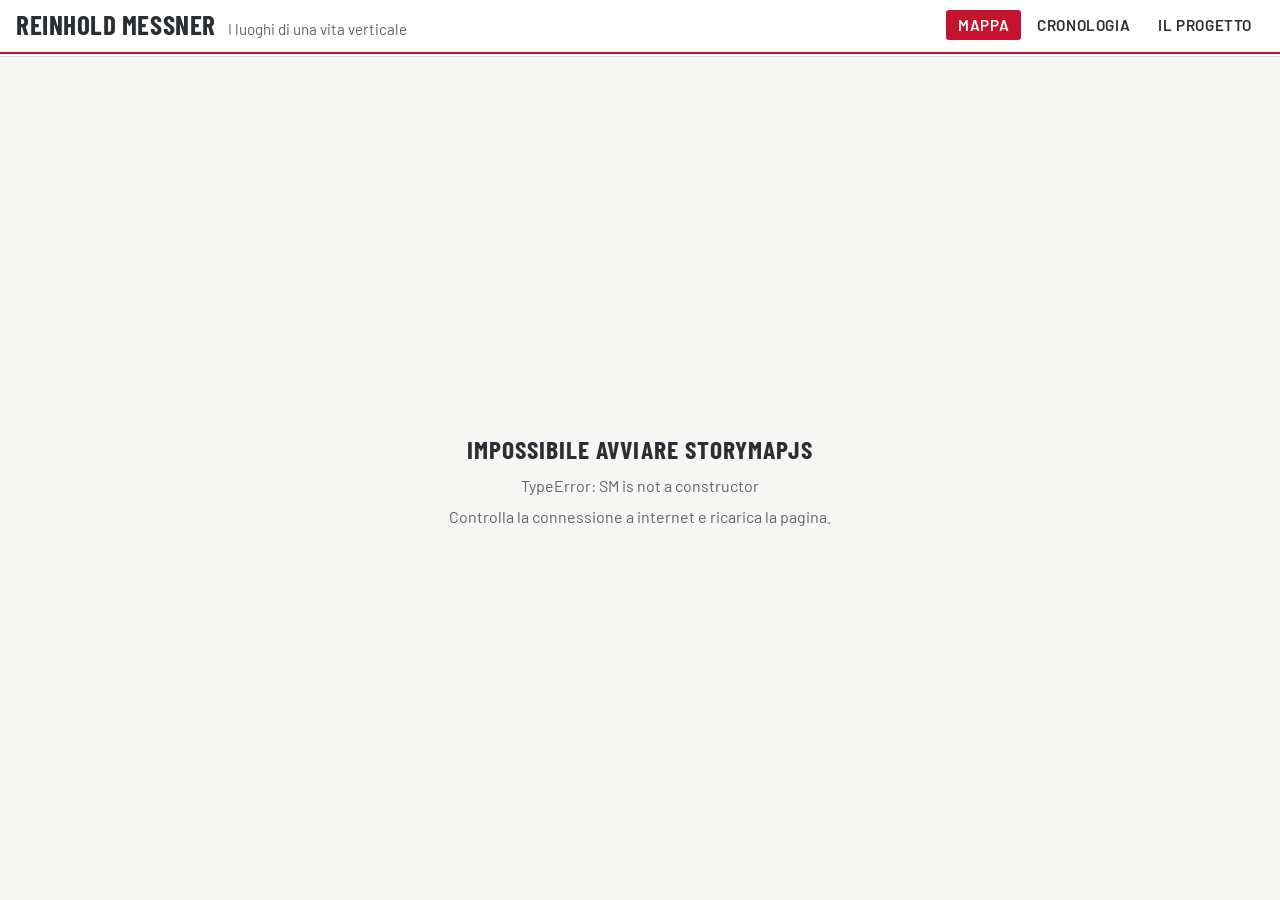
<file: index.html>
<!doctype html>
<html lang="it">
<head>
  <meta charset="utf-8">
  <meta name="viewport" content="width=device-width, initial-scale=1, viewport-fit=cover">
  <title>Mappa di Reinhold Messner</title>
  <meta name="description" content="I luoghi delle imprese e della vita di Reinhold Messner su una mappa interattiva realizzata con StoryMapJS di Knight Lab.">
  <link rel="preconnect" href="https://fonts.googleapis.com">
  <link rel="stylesheet" href="https://fonts.googleapis.com/css2?family=Barlow:wght@400;600&family=Barlow+Condensed:wght@600;700&family=Source+Serif+4:ital,opsz,wght@0,8..60,400;0,8..60,600;1,8..60,400&display=swap">
  <!-- StoryMapJS (Knight Lab, Northwestern University) -->
  <link rel="stylesheet" href="https://cdn.knightlab.com/libs/storymapjs/latest/css/storymap.css">
  <link rel="stylesheet" href="style.css">
</head>
<body>
  <header class="site-head">
    <div class="brand">
      <h1>Reinhold Messner</h1>
      <span>I luoghi di una vita verticale</span>
    </div>
    <nav aria-label="Sezioni">
      <a href="index.html" aria-current="page">Mappa</a>
      <a href="cronologia.html">Cronologia</a>
      <a href="progetto.html">Il progetto</a>
    </nav>
  </header>

  <main class="stage">
    <div id="storymap"></div>
    <div class="loading" id="loading">
      <strong>Carico le foto da Wikimedia Commons</strong>
      <div class="bar"><i id="bar"></i></div>
      <span id="count">0 / 0</span>
    </div>
  </main>

  <script src="https://cdn.knightlab.com/libs/storymapjs/latest/js/storymap-min.js"></script>
  <script src="data.js"></script>
  <script src="media.js"></script>
  <script>
    (async function () {
      try {
      const D = window.MESSNER;
      const intro = { wiki: D.introWiki };
      const all = [intro].concat(D.places);

      await resolvePhotos(all, function (n, tot) {
        document.getElementById("bar").style.width = (100 * n / tot) + "%";
        document.getElementById("count").textContent = n + " / " + tot;
      });

      function media(p, caption) {
        return p ? { url: p.url, credit: photoCredit(p), caption: caption || "" } : undefined;
      }

      const slides = [{
        type: "overview",
        text: {
          headline: D.title,
          text: "<p>" + D.intro + "</p><p class='meta-line'>Usa le frecce o clicca sui segnaposto per seguire il percorso.</p>"
        },
        media: media(intro.photo, "Reinhold Messner")
      }].concat(D.places.map(function (p) {
        return {
          location: { lat: p.lat, lon: p.lon, zoom: p.zoom, line: false },
          date: formatDate(p.date),
          text: {
            headline: p.headline,
            text: "<p class='meta-line'>" + formatDate(p.date) + " · " + p.place + "</p><p>" + p.text + "</p>"
          },
          media: media(p.photo, p.headline)
        };
      }));

      const data = {
        storymap: {
          language: "it",
          map_type: "https://{s}.tile.opentopomap.org/{z}/{x}/{y}.png",
          map_subdomains: "abc",
          attribution: "Mappa: © OpenStreetMap contributors, SRTM · Stile: © OpenTopoMap (CC-BY-SA)",
          map_as_image: false,
          line_follows_path: false,
          call_to_action: true,
          call_to_action_text: "Inizia il viaggio",
          slides: slides
        }
      };

      const SM = (window.KLStoryMap && KLStoryMap.StoryMap) || (window.VCO && VCO.StoryMap);
      window.storymap = new SM("storymap", data, {
        language: "it",
        map_type: data.storymap.map_type,
        map_subdomains: "abc",
        attribution: data.storymap.attribution,
        line_follows_path: false
      });
      window.addEventListener("resize", function () { storymap.updateDisplay(); });
      document.getElementById("loading").hidden = true;
      } catch (err) {
        document.getElementById("loading").innerHTML = "<strong>Impossibile avviare StoryMapJS</strong><span>" + err + "</span><span>Controlla la connessione a internet e ricarica la pagina.</span>";
        console.error(err);
      }
    })();
  </script>
</body>
</html>
</file>
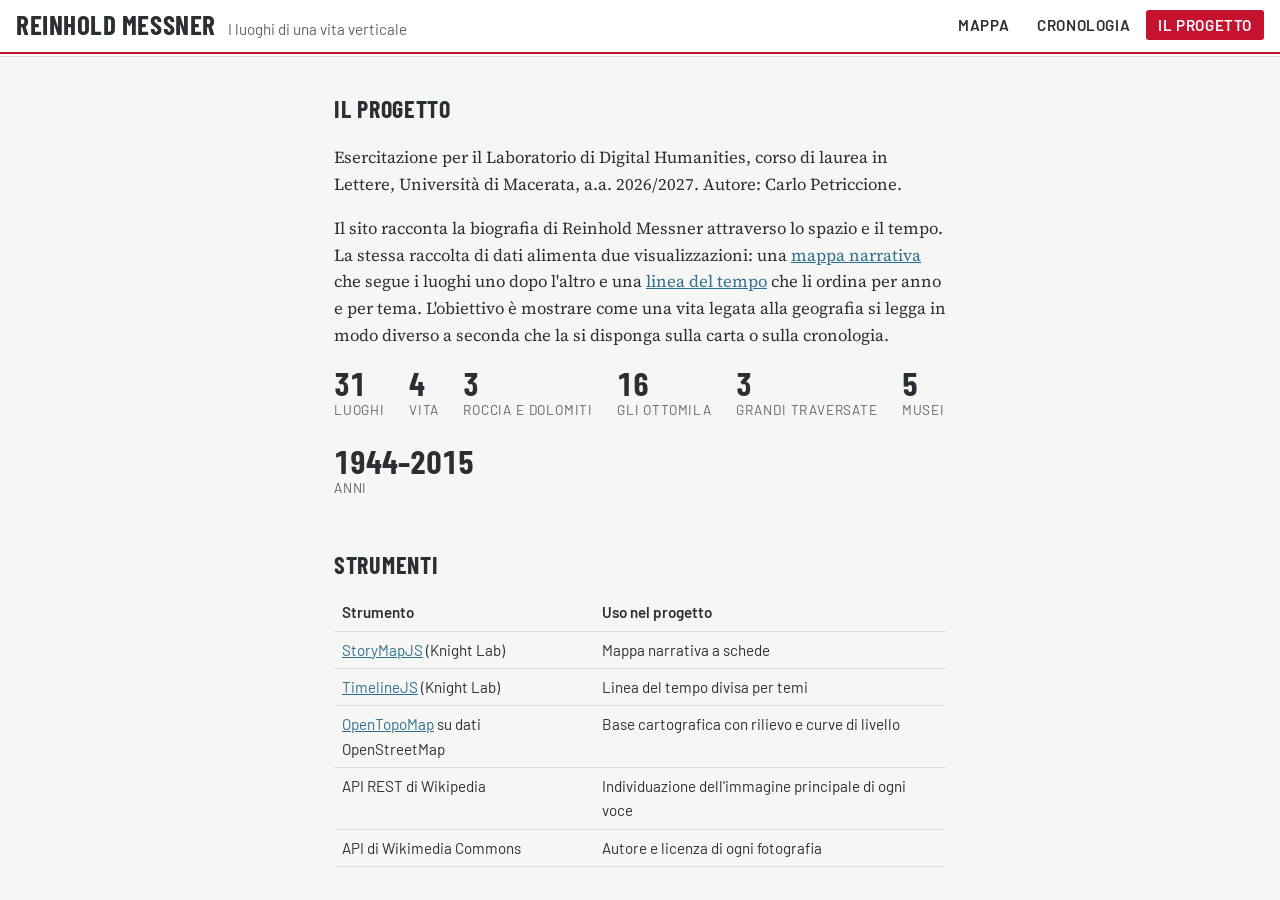
<file: progetto.html>
<!doctype html>
<html lang="it">
<head>
  <meta charset="utf-8">
  <meta name="viewport" content="width=device-width, initial-scale=1, viewport-fit=cover">
  <title>Il progetto · Mappa di Reinhold Messner</title>
  <link rel="preconnect" href="https://fonts.googleapis.com">
  <link rel="stylesheet" href="https://fonts.googleapis.com/css2?family=Barlow:wght@400;600&family=Barlow+Condensed:wght@600;700&family=Source+Serif+4:ital,opsz,wght@0,8..60,400;0,8..60,600;1,8..60,400&display=swap">
  <link rel="stylesheet" href="style.css">
</head>
<body>
  <header class="site-head">
    <div class="brand">
      <h1>Reinhold Messner</h1>
      <span>I luoghi di una vita verticale</span>
    </div>
    <nav aria-label="Sezioni">
      <a href="index.html">Mappa</a>
      <a href="cronologia.html">Cronologia</a>
      <a href="progetto.html" aria-current="page">Il progetto</a>
    </nav>
  </header>

  <main class="page">
    <article>
      <h2>Il progetto</h2>
      <p>
        Esercitazione per il Laboratorio di Digital Humanities, corso di laurea in Lettere,
        Università di Macerata, a.a. 2026/2027. Autore: Carlo Petriccione.
      </p>
      <p>
        Il sito racconta la biografia di Reinhold Messner attraverso lo spazio e il tempo.
        La stessa raccolta di dati alimenta due visualizzazioni: una <a href="index.html">mappa narrativa</a>
        che segue i luoghi uno dopo l'altro e una <a href="cronologia.html">linea del tempo</a>
        che li ordina per anno e per tema. L'obiettivo è mostrare come una vita legata alla geografia
        si legga in modo diverso a seconda che la si disponga sulla carta o sulla cronologia.
      </p>
      <div class="stats" id="stats"></div>

      <h2>Strumenti</h2>
      <div class="table-wrap">
        <table>
          <tr><th>Strumento</th><th>Uso nel progetto</th></tr>
          <tr><td><a href="https://storymap.knightlab.com/" target="_blank" rel="noopener">StoryMapJS</a> (Knight Lab)</td><td>Mappa narrativa a schede</td></tr>
          <tr><td><a href="https://timeline.knightlab.com/" target="_blank" rel="noopener">TimelineJS</a> (Knight Lab)</td><td>Linea del tempo divisa per temi</td></tr>
          <tr><td><a href="https://opentopomap.org/" target="_blank" rel="noopener">OpenTopoMap</a> su dati OpenStreetMap</td><td>Base cartografica con rilievo e curve di livello</td></tr>
          <tr><td>API REST di Wikipedia</td><td>Individuazione dell'immagine principale di ogni voce</td></tr>
          <tr><td>API di Wikimedia Commons</td><td>Autore e licenza di ogni fotografia</td></tr>
        </table>
      </div>

      <h2>Modello dei dati</h2>
      <p>
        I contenuti non sono scritti dentro le pagine ma in un unico file, <code>data.js</code>.
        Ogni tappa è un record con campi fissi. Separare i dati dalla presentazione permette di
        correggere un luogo una volta sola e vederlo aggiornato sia sulla mappa sia nella cronologia.
      </p>
      <div class="table-wrap">
        <table>
          <tr><th>Campo</th><th>Contenuto</th><th>Esempio</th></tr>
          <tr><td><code>date</code></td><td>Anno, mese e giorno, quando noti</td><td>8 maggio 1978</td></tr>
          <tr><td><code>headline</code></td><td>Titolo della scheda</td><td>Everest senza ossigeno</td></tr>
          <tr><td><code>lat</code>, <code>lon</code></td><td>Coordinate in gradi decimali</td><td>27.9881, 86.9250</td></tr>
          <tr><td><code>group</code></td><td>Categoria tematica</td><td>Gli Ottomila</td></tr>
          <tr><td><code>text</code></td><td>Testo descrittivo</td><td>…</td></tr>
          <tr><td><code>wiki</code></td><td>Voci di Wikipedia da cui ricavare la foto, in ordine di preferenza</td><td>en:Mount_Everest</td></tr>
        </table>
      </div>

      <h2>Le immagini e i diritti</h2>
      <p>
        Le fotografie non sono copiate nel sito: vengono richiamate al momento della visita da
        Wikimedia Commons, scegliendo l'immagine principale della voce di Wikipedia indicata per ogni tappa.
        Il programma scarta le immagini caricate solo su Wikipedia (spesso coperte da diritti) e le grafiche
        vettoriali, e usa soltanto file con licenza libera. Per ciascuna foto mostra autore, licenza e
        collegamento alla pagina del file, come richiedono le licenze Creative Commons.
      </p>
      <p>Foto mostrate in questa visita:</p>
      <ol id="credits"><li>Caricamento…</li></ol>

      <h2>Scelte e limiti</h2>
      <ul>
        <li>Le coordinate delle vette sono precise; quelle di pareti, ghiacciai e traversate sono indicative. La traversata dell'Antartide è collocata in un punto simbolico, perché la proiezione di Mercatore non può mostrare il Polo Sud.</li>
        <li>Le foto illustrano il luogo, non l'evento: nessuna mostra Messner durante l'impresa, perché le fotografie storiche delle spedizioni sono protette da diritto d'autore.</li>
        <li>Le circostanze della morte di Günther Messner nel 1970 sono state per decenni oggetto di una controversia tra Reinhold e alcuni membri della spedizione. Il ritrovamento dei resti sul versante Diamir, nel 2005, è stato considerato una conferma della sua versione. Il sito riporta i fatti accertati senza entrare nella polemica.</li>
        <li>I testi sono una sintesi; date e dati andrebbero verificati sulle fonti indicate sotto prima di un uso scientifico.</li>
      </ul>

      <h2>Possibili sviluppi</h2>
      <ul>
        <li>Collegare ogni luogo al suo identificativo <a href="https://www.wikidata.org/" target="_blank" rel="noopener">Wikidata</a>, così che coordinate e altitudini derivino da una fonte aperta e verificabile.</li>
        <li>Aggiungere un confronto «prima e dopo» dei ghiacciai con JuxtaposeJS, un altro strumento di Knight Lab.</li>
        <li>Inserire brevi estratti audio di interviste con SoundciteJS (Knight Lab).</li>
      </ul>

      <h2>Fonti</h2>
      <ul>
        <li>Voci di Wikipedia in italiano e inglese su Reinhold Messner e sulle singole montagne.</li>
        <li>Sito ufficiale del <a href="https://www.messner-mountain-museum.it/" target="_blank" rel="noopener">Messner Mountain Museum</a>.</li>
        <li>Documentazione di <a href="https://storymap.knightlab.com/advanced/" target="_blank" rel="noopener">StoryMapJS</a> e <a href="https://timeline.knightlab.com/docs/" target="_blank" rel="noopener">TimelineJS</a>.</li>
      </ul>
    </article>
  </main>

  <script src="data.js"></script>
  <script src="media.js"></script>
  <script>
    (async function () {
      const D = window.MESSNER;
      const groups = {};
      D.places.forEach(function (p) { groups[p.group] = (groups[p.group] || 0) + 1; });
      const years = D.places.map(function (p) { return p.date.year; });
      const stats = [[D.places.length, "luoghi"]]
        .concat(Object.keys(groups).map(function (g) { return [groups[g], g]; }))
        .concat([[Math.min.apply(null, years) + "–" + Math.max.apply(null, years), "anni"]]);
      document.getElementById("stats").innerHTML = stats.map(function (s) {
        return "<div><b>" + s[0] + "</b><span>" + s[1] + "</span></div>";
      }).join("");

      const intro = { headline: "Reinhold Messner", wiki: D.introWiki };
      const all = [intro].concat(D.places);
      await resolvePhotos(all);
      document.getElementById("credits").innerHTML = all.filter(function (p) { return p.photo; })
        .map(function (p) { return "<li><strong>" + p.headline + "</strong>: " + photoCredit(p.photo) + "</li>"; })
        .join("") || "<li>Nessuna foto caricata: controlla la connessione.</li>";
    })();
  </script>
</body>
</html>
</file>
<file: style.css>
/* Layout: testata sottile con il segnavia bianco-rosso-bianco, poi lo strumento Knight Lab a tutta pagina */
:root {
  --rock: #2b2f33;        /* testo, roccia scura */
  --rock-soft: #5d646b;   /* testo secondario */
  --snow: #f6f7f5;        /* fondo, neve sporca */
  --line: #d9dcd8;        /* filetti */
  --marker: #c4122f;      /* rosso dei segnavia alpini */
  --ice: #2f6f8f;         /* link, ghiaccio */
  --display: "Barlow Condensed", "Arial Narrow", sans-serif;
  --body: "Source Serif 4", Georgia, serif;
  --ui: "Barlow", "Helvetica Neue", Arial, sans-serif;
}

html, body { height: 100%; }
[hidden] { display: none !important; }
body {
  margin: 0;
  background: var(--snow);
  color: var(--rock);
  font-family: var(--body);
  display: flex;
  flex-direction: column;
}

.site-head {
  flex: none;
  display: flex;
  flex-wrap: wrap;
  align-items: center;
  justify-content: space-between;
  gap: 8px 24px;
  padding: 10px max(16px, env(safe-area-inset-right, 0px)) 10px max(16px, env(safe-area-inset-left, 0px));
  background: #fff;
  border-bottom: 1px solid var(--line);
  position: relative;
}
/* segnavia CAI: bianco-rosso-bianco */
.site-head::after {
  content: "";
  position: absolute;
  left: 0; right: 0; bottom: -7px;
  height: 6px;
  background: linear-gradient(to bottom, #fff 0 33%, var(--marker) 33% 67%, #fff 67% 100%);
  border-bottom: 1px solid var(--line);
  z-index: 5;
}
.brand { display: flex; align-items: baseline; gap: 12px; flex-wrap: wrap; }
.brand h1 {
  margin: 0;
  font-family: var(--display);
  font-weight: 700;
  font-size: 1.7rem;
  letter-spacing: 0.02em;
  text-transform: uppercase;
  line-height: 1;
}
.brand span { font-family: var(--ui); color: var(--rock-soft); font-size: 0.95rem; }

nav { display: flex; gap: 4px; font-family: var(--ui); }
nav a {
  color: var(--rock);
  text-decoration: none;
  padding: 6px 12px;
  border-radius: 3px;
  font-weight: 600;
  font-size: 0.95rem;
  letter-spacing: 0.04em;
  text-transform: uppercase;
}
nav a:hover, nav a:focus-visible { background: var(--snow); outline: none; }
nav a[aria-current="page"] { color: #fff; background: var(--marker); }

.stage { flex: 1; min-height: 0; position: relative; margin-top: 7px; }
#storymap, #timeline { width: 100%; height: 100%; }

/* schermata di caricamento */
.loading {
  position: absolute; inset: 0;
  display: grid; place-content: center; gap: 12px;
  text-align: center;
  font-family: var(--ui);
  color: var(--rock-soft);
  background: var(--snow);
  z-index: 10;
}
.loading strong { font-family: var(--display); font-size: 1.6rem; color: var(--rock); text-transform: uppercase; letter-spacing: 0.04em; }
.loading .bar { width: 220px; height: 4px; background: var(--line); margin: 0 auto; }
.loading .bar i { display: block; height: 100%; width: 0; background: var(--marker); transition: width .2s; }

/* ritocchi tipografici dentro StoryMapJS e TimelineJS */
.vco-storymap, .tl-timeline { font-family: var(--body) !important; }
.vco-storymap h2.vco-headline-title, .vco-storymap .vco-headline,
.tl-timeline h2.tl-headline, .tl-timeline h2.tl-headline-title {
  font-family: var(--display) !important;
  text-transform: uppercase;
  letter-spacing: 0.02em;
}
.vco-storymap .vco-text-date, .tl-timeline .tl-headline-date { font-family: var(--ui) !important; color: var(--marker) !important; }
.meta-line { font-family: var(--ui); color: var(--rock-soft); font-size: 0.9em; margin: 0 0 0.6em; }

/* pagina "Il progetto" */
.page { flex: 1; overflow: auto; margin-top: 7px; }
.page article {
  max-width: 68ch;
  margin: 0 auto;
  padding-block: 32px 64px;
  padding-left: max(16px, env(safe-area-inset-left, 0px));
  padding-right: max(16px, env(safe-area-inset-right, 0px));
  line-height: 1.6;
  font-size: 1.05rem;
}
.page h2 {
  font-family: var(--display);
  text-transform: uppercase;
  letter-spacing: 0.03em;
  font-size: 1.5rem;
  margin: 2em 0 0.4em;
  text-wrap: balance;
}
.page h2:first-child { margin-top: 0; }
.page a { color: var(--ice); }
.page table { border-collapse: collapse; width: 100%; font-family: var(--ui); font-size: 0.95rem; }
.page th, .page td { text-align: left; padding: 6px 8px; border-bottom: 1px solid var(--line); vertical-align: top; }
.page th { font-weight: 600; }
.page code { font-size: 0.9em; background: #fff; border: 1px solid var(--line); padding: 0 4px; border-radius: 2px; }
.table-wrap { overflow-x: auto; }
.stats { display: flex; flex-wrap: wrap; gap: 24px; font-family: var(--ui); margin: 1em 0; }
.stats div { display: grid; }
.stats b { font-family: var(--display); font-size: 2rem; line-height: 1; font-variant-numeric: tabular-nums; }
.stats span { color: var(--rock-soft); font-size: 0.85rem; text-transform: uppercase; letter-spacing: 0.06em; }
#credits li { margin-bottom: 0.4em; }

@media (max-width: 520px) {
  .brand span { display: none; }
  nav a { padding: 6px 8px; font-size: 0.85rem; }
}

/* ---------- Cronologia: barra dei tempi più leggibile ---------- */
.timeline-wrap { display: flex; flex-direction: column; height: 100%; }
.timeline-wrap #timeline { flex: 1; min-height: 0; }

/* un colore per ogni categoria */
.g-ottomila  { --g: #b3261e; --g-tint: rgba(179, 38, 30, 0.07); }
.g-roccia    { --g: #a8641f; --g-tint: rgba(168, 100, 31, 0.08); }
.g-traversate{ --g: #2f6f8f; --g-tint: rgba(47, 111, 143, 0.08); }
.g-vita      { --g: #3f7a4a; --g-tint: rgba(63, 122, 74, 0.08); }
.g-musei     { --g: #6b4f8a; --g-tint: rgba(107, 79, 138, 0.08); }

.tl-timenav { background: #fff; border-top: 1px solid var(--line); }

/* fasce dei settori */
.tl-timegroup, .tl-timegroup.tl-timegroup-alternate {
  background-color: var(--g-tint, #f2f3f1) !important;
  border-bottom: 1px solid rgba(0, 0, 0, 0.06);
}
.tl-timegroup .tl-timegroup-message {
  color: var(--g, var(--rock)) !important;
  text-shadow: none !important;
  font-family: var(--display);
  font-weight: 700;
  font-size: 0.95rem;
  text-transform: uppercase;
  letter-spacing: 0.06em;
  opacity: 0.85;
  margin-left: 16px !important;
}

/* schede sulla barra */
.tl-timemarker .tl-timemarker-content-container {
  background-color: #fff !important;
  border: 1px solid #c9ced1 !important;
  border-left: 4px solid var(--g, #8a9298) !important;
}
.tl-timemarker .tl-timemarker-content-container .tl-timemarker-content .tl-timemarker-text h2.tl-headline,
.tl-timemarker .tl-timemarker-content-container .tl-timemarker-content .tl-timemarker-text h2.tl-headline p {
  color: var(--rock) !important;
  font-family: var(--ui) !important;
  font-weight: 600;
}
.tl-timemarker:hover .tl-timemarker-content-container,
.tl-timemarker:focus .tl-timemarker-content-container {
  border-color: var(--g, var(--rock)) !important;
}
.tl-timemarker.tl-timemarker-active .tl-timemarker-content-container {
  background-color: var(--g, var(--rock)) !important;
  border-color: var(--g, var(--rock)) !important;
}
.tl-timemarker.tl-timemarker-active .tl-timemarker-content-container .tl-timemarker-content .tl-timemarker-text h2.tl-headline,
.tl-timemarker.tl-timemarker-active .tl-timemarker-content-container .tl-timemarker-content .tl-timemarker-text h2.tl-headline p {
  color: #fff !important;
}
.tl-timemarker .tl-timemarker-line-left,
.tl-timemarker .tl-timemarker-line-left:after {
  border-color: var(--g, #8a9298) !important;
  background-color: var(--g, #8a9298) !important;
  box-shadow: none !important;
  opacity: 0.7;
}
.tl-timemarker.tl-timemarker-active .tl-timemarker-line-left,
.tl-timemarker.tl-timemarker-active .tl-timemarker-line-left:after { opacity: 1; }

/* asse degli anni */
.tl-timeaxis .tl-timeaxis-content-container .tl-timeaxis-major .tl-timeaxis-tick .tl-timeaxis-tick-text,
.tl-timeaxis .tl-timeaxis-content-container .tl-timeaxis-minor .tl-timeaxis-tick .tl-timeaxis-tick-text {
  color: var(--rock-soft) !important;
  font-family: var(--ui) !important;
  font-variant-numeric: tabular-nums;
}
.tl-timeaxis .tl-timeaxis-content-container .tl-timeaxis-major .tl-timeaxis-tick .tl-timeaxis-tick-text {
  color: var(--rock) !important;
  font-weight: 600;
}

/* legenda fissa sotto la barra */
.legend {
  flex: none;
  display: flex;
  flex-wrap: wrap;
  gap: 6px 20px;
  padding-block: 8px;
  padding-left: max(16px, env(safe-area-inset-left, 0px));
  padding-right: max(16px, env(safe-area-inset-right, 0px));
  background: #fff;
  border-top: 1px solid var(--line);
  font-family: var(--ui);
  font-size: 0.9rem;
  color: var(--rock);
}
.legend span { display: inline-flex; align-items: center; gap: 6px; }
.legend i { width: 14px; height: 14px; border-radius: 2px; background: var(--g); }
</file>
